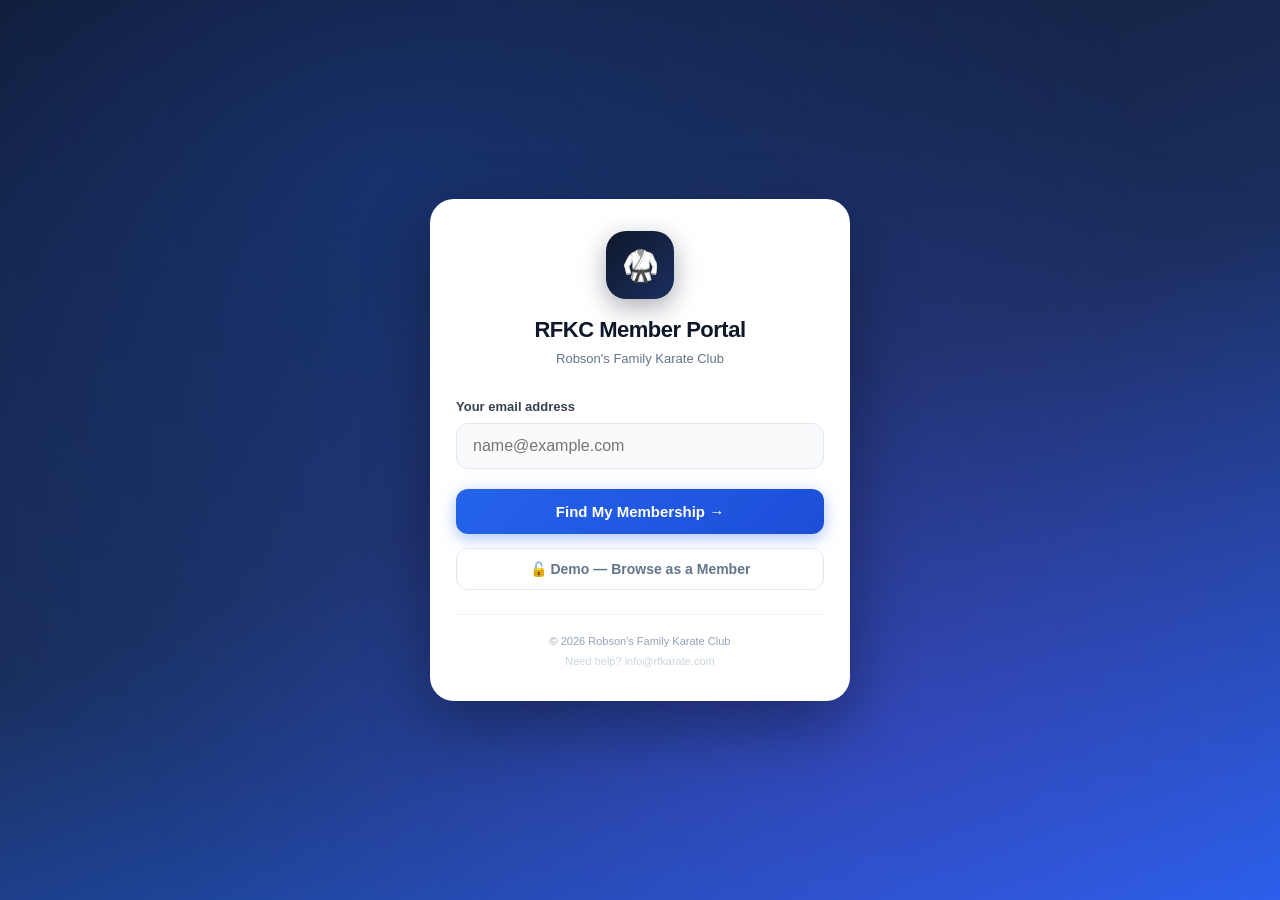
<file: portal.html>
<!DOCTYPE html>
<html lang="en">
<head>
  <meta charset="UTF-8" />
  <meta name="viewport" content="width=device-width, initial-scale=1.0, maximum-scale=1.0, user-scalable=no, viewport-fit=cover" />
  <title>RFKC Member Portal</title>
  <link rel="manifest" href="/portal-manifest.json" />
  <meta name="apple-mobile-web-app-capable" content="yes" />
  <meta name="apple-mobile-web-app-status-bar-style" content="black-translucent" />
  <meta name="apple-mobile-web-app-title" content="RFKC Portal" />
  <meta name="theme-color" content="#0f172a" />
  <link rel="preconnect" href="https://fonts.googleapis.com" />
  <link rel="preconnect" href="https://fonts.gstatic.com" crossorigin />
  <link rel="stylesheet" href="https://fonts.googleapis.com/css2?family=Inter:wght@400;500;600;700;800;900&display=swap" />
  <link rel="stylesheet" href="https://cdnjs.cloudflare.com/ajax/libs/font-awesome/6.4.0/css/all.min.css" />
  <style>
    * { box-sizing: border-box; margin: 0; padding: 0; -webkit-tap-highlight-color: transparent; }
    body {
      font-family: -apple-system, BlinkMacSystemFont, 'Inter', sans-serif;
      overscroll-behavior-y: none;
      -webkit-text-size-adjust: 100%;
    }
    html { height: -webkit-fill-available; }

    /* Prevent iOS auto-zoom on input focus (requires 16px) */
    input, select, textarea { font-size: 16px !important; }

    /* Fast, clean taps on all buttons */
    button, a { touch-action: manipulation; -webkit-appearance: none; user-select: none; -webkit-user-select: none; }

    /* All pages clear the fixed bottom nav + iPhone home bar */
    .cp-page { padding-bottom: calc(88px + env(safe-area-inset-bottom, 0px)) !important; }

    /* Hero top padding accounts for iPhone status bar in PWA standalone mode */
    .cp-hero-top { padding-top: calc(env(safe-area-inset-top, 0px) + 20px) !important; }

    /* Card press effect */
    .cp-card-tap:active { transform: scale(0.985); box-shadow: 0 1px 6px rgba(0,0,0,.08); }

    /* Smooth iOS scrolling in scroll containers */
    .rfkc-scroll { -webkit-overflow-scrolling: touch; }
  </style>
  <script type="module" crossorigin src="/assets/portal-CCn3Ai1R.js"></script>
  <link rel="modulepreload" crossorigin href="/assets/CustomerApp-CAJQ8Qwf.js">
  <link rel="stylesheet" crossorigin href="/assets/CustomerApp-DPNcGEVX.css">
</head>
<body>
  <div id="root"></div>
  <script>
    /* Register the service worker so the portal is an installable PWA
       (Add to Home Screen / native app wrappers). Safe no-op if unsupported. */
    if ('serviceWorker' in navigator) {
      window.addEventListener('load', function () {
        navigator.serviceWorker.register('/sw.js').catch(function () {});
      });
    }
  </script>
</body>
</html>
</file>
<file: assets/CustomerApp-DPNcGEVX.css>
@import"https://fonts.googleapis.com/css2?family=Inter:wght@400;500;600;700;800;900&display=swap";:root{--brand: #2563eb;--brand-dk: #1d4ed8;--brand-lt: #eff6ff;--brand-mid: #bfdbfe;--gold: #c9a84c;--gold-lt: #fdf3dc;--blue: #2563eb;--blue-dk: #1d4ed8;--blue-pale: #eff6ff;--blue-mid: #bfdbfe;--sidebar: #080d18;--sidebar-h: #0f1525;--sidebar-a: rgba(37,99,235,.85);--body: #f6f8fb;--card: #ffffff;--text: #0f172a;--muted: #64748b;--light: #94a3b8;--border: #e2e8f0;--border2:#cbd5e1;--green: #16a34a;--amber: #d97706;--red: #dc2626;--orange: #ea580c;--purple: #7c3aed;--pink: #db2777;--teal: #0d9488;--indigo: #4f46e5;--cyan: #0891b2;--r: 12px;--r2: 8px;--r3: 6px;--sh: 0 1px 2px rgba(15,23,42,.04), 0 2px 6px rgba(15,23,42,.05);--shm: 0 6px 22px rgba(15,23,42,.09), 0 2px 6px rgba(15,23,42,.05);--shl: 0 24px 64px rgba(15,23,42,.16), 0 8px 24px rgba(15,23,42,.1);--sh-brand: 0 4px 20px rgba(37,99,235,.25)}html.dark-mode{--body: #06090f;--card: #0f1525;--text: #f1f5f9;--muted: #94a3b8;--light: #64748b;--border: #1a2540;--border2:#243050;--blue: #3b82f6;--blue-pale:#1e3a5f;--blue-mid: #1e40af;--sidebar: #050810;--sidebar-h:#0a1020;color-scheme:dark}.sb-mark{font-size:14px;font-weight:900;color:#fff;line-height:1.2;text-transform:uppercase;letter-spacing:.5px}.nav.on,.nav-item.active{background:linear-gradient(135deg,#2563ebd9,#1e40afe6);color:#fff;font-weight:700;box-shadow:0 2px 12px #2563eb59,inset 0 1px #ffffff1a;border:1px solid rgba(255,120,120,.15)}.ua{width:30px;height:30px;border-radius:50%;background:linear-gradient(135deg,#2563eb,#1d4ed8);color:#fff;display:flex;align-items:center;justify-content:center;font-size:11px;font-weight:700;flex-shrink:0;box-shadow:0 2px 8px #2563eb66}.pt2,.pg-title{font-size:24px;font-weight:800;color:var(--text);letter-spacing:-.6px}.kc:hover{box-shadow:var(--shm);transform:translateY(-2px)}.topbar-cmd-hint{display:inline-flex;align-items:center;gap:6px;padding:6px 12px;border-radius:8px;font-size:12px;font-weight:500;cursor:pointer;border:1.5px solid var(--border);background:var(--body);color:var(--muted);transition:all .15s;white-space:nowrap;font-family:inherit}.topbar-cmd-hint:hover{border-color:var(--brand);color:var(--brand);background:var(--brand-lt)}.topbar-cmd-hint kbd{background:var(--border);color:var(--text);padding:1px 6px;border-radius:4px;font-size:10px;font-weight:700;font-family:monospace}.card{transition:box-shadow .18s ease,transform .18s ease,border-color .18s ease}.btn{transition:background .15s ease,box-shadow .15s ease,transform .07s ease,border-color .15s ease}.btn:hover{transform:translateY(-1px)}.btn:active{transform:translateY(0)}.kc,.rich-kpi{transition:box-shadow .18s ease,transform .18s ease,border-color .18s ease}.badge{transition:background .15s ease,color .15s ease}.tab{transition:background .15s ease,color .15s ease,box-shadow .15s ease}a,.link{transition:color .15s ease}.inp:focus-visible,.fi:focus-visible,.fs:focus-visible,.fta:focus-visible,button:focus-visible,a:focus-visible{outline:2px solid var(--blue);outline-offset:2px}.skeleton{background:linear-gradient(90deg,#e9eef5 25%,#f4f7fb 37%,#e9eef5 63%);background-size:400% 100%;animation:shimmer 1.4s ease infinite;border-radius:8px;color:transparent!important;-webkit-user-select:none;user-select:none;pointer-events:none}html.dark-mode .skeleton{background:linear-gradient(90deg,#1a2540 25%,#243050 37%,#1a2540 63%)}@media (prefers-reduced-motion: reduce){*,*:before,*:after{animation-duration:.01ms!important;animation-iteration-count:1!important;transition-duration:.01ms!important;scroll-behavior:auto!important}}@media (pointer: coarse){.btn,button:not(.no-touch-min){min-height:40px;min-width:40px}.btn-sm{min-height:36px}.inp,.fi,.fs,.fta,select,input:not([type=checkbox]):not([type=radio]),textarea{min-height:40px;font-size:16px}input[type=checkbox],input[type=radio]{min-width:20px;min-height:20px}td,th{padding-top:10px;padding-bottom:10px}}*{-webkit-tap-highlight-color:rgba(37,99,235,.15)}*,*:before,*:after{box-sizing:border-box;margin:0;padding:0}html,body,#root{height:100%;font-family:Inter,system-ui,-apple-system,sans-serif;font-size:14px;line-height:1.5;-webkit-font-smoothing:antialiased}:root{--brand:#2563eb;--brand-dk:#1d4ed8;--brand-lt:#eff6ff;--brand-mid:#bfdbfe;--gold:#c9a84c;--gold-lt:#fdf3dc;--blue:#2563eb;--blue-dk:#1d4ed8;--blue-pale:#eff6ff;--blue-mid:#bfdbfe;--sidebar:#080d18;--sidebar-h:#0f1525;--sidebar-a:rgba(37,99,235,.85);--body:#f2f4f8;--card:#ffffff;--text:#0f172a;--muted:#64748b;--light:#94a3b8;--border:#e2e8f0;--border2:#cbd5e1;--green:#16a34a;--amber:#d97706;--red:#dc2626;--orange:#ea580c;--purple:#7c3aed;--pink:#db2777;--teal:#0d9488;--indigo:#4f46e5;--cyan:#0891b2;--r:12px;--r2:8px;--r3:6px;--sh:0 1px 3px rgba(0,0,0,.05),0 2px 8px rgba(0,0,0,.06);--shm:0 4px 20px rgba(0,0,0,.1),0 1px 4px rgba(0,0,0,.06);--shl:0 24px 64px rgba(0,0,0,.18),0 8px 24px rgba(0,0,0,.12);--sh-brand:0 4px 20px rgba(37,99,235,.25)}html.dark-mode{--body:#06090f;--card:#0f1525;--text:#f1f5f9;--muted:#94a3b8;--light:#64748b;--border:#1a2540;--border2:#243050;--blue:#3b82f6;--blue-pale:#1e3a5f;--blue-mid:#1e40af;--sidebar:#050810;--sidebar-h:#0a1020;color-scheme:dark}html.dark-mode .fi,html.dark-mode .fs,html.dark-mode .fta,html.dark-mode .inp,html.dark-mode input,html.dark-mode select,html.dark-mode textarea{background:var(--card)!important;color:var(--text)!important;border-color:var(--border)!important}html.dark-mode .topbar,html.dark-mode .ph{background:var(--card);border-bottom-color:var(--border)}html.dark-mode .tbl th{background:var(--card)}html.dark-mode .btn-primary{background:var(--brand);color:#fff}html.dark-mode .card{background:var(--card)}html.dark-mode .btn-outline{background:var(--card);color:var(--text);border-color:var(--border)}.layout,.app{display:flex;height:100vh;background:var(--body);overflow:hidden}.main-c,.main{flex:1;display:flex;flex-direction:column;overflow:hidden;min-width:0}.pc,.content{flex:1;overflow-y:auto;padding:24px 28px}.pg{max-width:1440px;margin:0 auto}.sb{width:240px;min-width:240px;background:var(--sidebar);display:flex;flex-direction:column;overflow-y:auto;overflow-x:hidden;border-right:1px solid rgba(255,255,255,.04);transition:width .22s cubic-bezier(.4,0,.2,1);box-shadow:4px 0 24px #0003}.sb.col,.sb-closed{width:56px!important;min-width:56px!important}.sb-logo{padding:18px 14px 16px;border-bottom:1px solid rgba(255,255,255,.06);display:flex;align-items:center;gap:11px;flex-shrink:0;background:linear-gradient(180deg,rgba(37,99,235,.12) 0%,transparent 100%)}.sb-logo-icon{width:36px;height:36px;background:linear-gradient(135deg,#2563eb,#1e40af);border-radius:10px;display:flex;align-items:center;justify-content:center;color:#fff;font-size:16px;font-weight:800;flex-shrink:0;box-shadow:0 2px 12px #2563eb80,0 0 0 1px #ffffff14}.sb-logo-text{flex:1;min-width:0}.sb-mark{font-size:14px;font-weight:900;color:#fff;letter-spacing:-.2px;line-height:1.2;text-transform:uppercase;letter-spacing:.5px}.sb-sub{font-size:9px;color:#ffffff47;text-transform:uppercase;letter-spacing:2.5px;font-weight:700;margin-top:1px}.sb-toggle{margin-left:auto;background:none;border:none;color:#fff3;cursor:pointer;padding:5px;border-radius:7px;font-size:11px;flex-shrink:0;transition:all .15s}.sb-toggle:hover{color:#fff9;background:#ffffff12}.sb-scroll,.sb-grp-wrap{flex:1;overflow-y:auto;overflow-x:hidden;padding:6px 0 8px}.sb-grp,.nav-group-label{padding:14px 14px 4px;font-size:8.5px;font-weight:800;text-transform:uppercase;letter-spacing:2.5px;color:#ffffff38;white-space:nowrap;overflow:hidden}.nav-group+.nav-group{border-top:1px solid rgba(255,255,255,.04);margin-top:2px;padding-top:2px}.nav,.nav-item{display:flex;align-items:center;gap:9px;padding:8px 11px;color:#ffffff85;font-size:12.5px;font-weight:500;cursor:pointer;border-radius:9px;margin:1px 8px;transition:all .14s;border:none;background:none;text-align:left;width:calc(100% - 16px);position:relative;white-space:nowrap;overflow:hidden}.nav:hover,.nav-item:hover{background:#ffffff0f;color:#ffffffe0}.nav.on,.nav-item.active{background:linear-gradient(135deg,#2563eb,#1d4ed8);color:#fff;font-weight:700;box-shadow:0 2px 12px #2563eb66,inset 0 1px #ffffff1f;border:1px solid rgba(191,219,254,.2)}.nav.on .ni,.nav-item.active .nav-icon{color:#bfdbfe}.nav .ni,.nav-icon{width:17px;text-align:center;font-size:13px;flex-shrink:0;opacity:.8}.nav-item.active .nav-icon{opacity:1}.nav-label{flex:1}.nav-badge{position:absolute;right:9px;background:#2563eb;color:#fff;font-size:9px;font-weight:800;padding:2px 5px;border-radius:8px;min-width:16px;text-align:center;box-shadow:0 1px 4px #2563eb99}.sb-foot,.sb-footer{margin-top:auto;padding:10px 8px;border-top:1px solid rgba(255,255,255,.05);flex-shrink:0}.up{display:flex;align-items:center;gap:9px;padding:9px 10px;background:#ffffff0a;border-radius:10px;cursor:pointer;transition:background .15s;border:1px solid rgba(255,255,255,.05)}.up:hover{background:#ffffff14}.ua{width:30px;height:30px;border-radius:50%;background:linear-gradient(135deg,#2563eb,#7c3aed);color:#fff;display:flex;align-items:center;justify-content:center;font-size:11px;font-weight:700;flex-shrink:0;box-shadow:0 2px 8px #2563eb66}.un{font-size:12px;font-weight:700;color:#fff;line-height:1.2}.ur{font-size:10px;color:#ffffff47}.topbar{background:var(--card);border-bottom:1px solid var(--border);padding:0 24px;height:56px;display:flex;align-items:center;justify-content:space-between;flex-shrink:0;box-shadow:0 1px 0 var(--border),0 2px 12px #0000000a}.page,.pg{display:flex;flex-direction:column}.ph{background:var(--card);border-bottom:1px solid var(--border);padding:16px 28px;display:flex;align-items:center;justify-content:space-between;flex-shrink:0}.pg-hd{display:flex;align-items:center;justify-content:space-between;margin-bottom:20px;gap:12px;flex-wrap:wrap;padding-bottom:16px;border-bottom:1px solid var(--border)}.pt2,.pg-title{font-size:22px;font-weight:800;color:var(--text);letter-spacing:-.5px}.ps,.pg-sub{font-size:12.5px;color:var(--muted);margin-top:3px;font-weight:500}.pa{display:flex;gap:8px;align-items:center}.card{background:var(--card);border-radius:var(--r);box-shadow:var(--sh);border:1px solid var(--border);padding:18px 20px}.card.cp,.card[onclick]{cursor:pointer;transition:box-shadow .15s,transform .15s,border-color .15s}.card.cp:hover,.card[onclick]:hover{box-shadow:var(--shm);transform:translateY(-1px);border-color:var(--border2)}.card+.card{margin-top:16px}.kg{display:grid;grid-template-columns:repeat(auto-fill,minmax(160px,1fr));gap:14px;margin-bottom:20px}.kc{background:var(--card);border-radius:var(--r);padding:16px 18px;box-shadow:var(--sh);border:1px solid var(--border);border-left:4px solid var(--brand);cursor:pointer;transition:all .15s}.kc:hover{box-shadow:var(--shm);transform:translateY(-2px);border-left-width:4px}.kc.kgreen{border-left-color:var(--green)}.kc.kred{border-left-color:var(--red)}.kc.kamber{border-left-color:var(--amber)}.kc.korange{border-left-color:var(--orange)}.kc.kpurple{border-left-color:var(--purple)}.kc.kpink{border-left-color:var(--pink)}.kc.kteal{border-left-color:var(--teal)}.kc.kindigo{border-left-color:var(--indigo)}.kc.kblue{border-left-color:var(--blue)}.kc-label,.kl,.stat-lbl{font-size:10.5px;text-transform:uppercase;letter-spacing:1.2px;color:var(--muted);font-weight:700;margin-bottom:6px}.kc-val,.kv,.stat-num{font-size:28px;font-weight:800;color:var(--text);line-height:1.1}.ks,.stat-sub{font-size:12px;color:var(--muted);margin-top:4px;font-weight:500}.kup{color:var(--green)}.kdn{color:var(--red)}.sec-hd{font-size:13px;font-weight:700;color:var(--text);margin-bottom:12px;padding-bottom:8px;border-bottom:1px solid var(--border);letter-spacing:-.1px}.btn{display:inline-flex;align-items:center;gap:7px;padding:9px 18px;border-radius:var(--r2);font-size:13.5px;font-weight:600;cursor:pointer;border:1px solid transparent;transition:all .15s;white-space:nowrap;font-family:inherit;letter-spacing:.1px;min-height:38px}.btn:active{transform:translateY(1px)}.btn:focus-visible{outline:2px solid var(--brand);outline-offset:2px}.btn:disabled{opacity:.4;cursor:not-allowed}.btn-primary,.bp{background:var(--brand);color:#fff;border-color:var(--brand);box-shadow:0 1px 6px #2563eb4d}.btn-primary:hover,.bp:hover{background:var(--brand-dk);box-shadow:0 4px 16px #2563eb66}.btn-outline,.bgh{background:#fff;color:var(--text);border-color:var(--border2);box-shadow:0 1px 2px #0000000d}.btn-outline:hover,.bgh:hover{background:#f8fafc;border-color:var(--border2)}.bg{background:var(--green);color:#fff;border-color:var(--green)}.bg:hover{filter:brightness(.92)}.br{background:var(--red);color:#fff;border-color:var(--red)}.br:hover{filter:brightness(.92)}.ba{background:var(--amber);color:#fff;border-color:var(--amber)}.ba:hover{filter:brightness(.92)}.bo{background:var(--orange);color:#fff;border-color:var(--orange)}.bo:hover{filter:brightness(.92)}.bpurp{background:var(--purple);color:#fff;border-color:var(--purple)}.bpurp:hover{filter:brightness(.92)}.bteal{background:var(--teal);color:#fff;border-color:var(--teal)}.bteal:hover{filter:brightness(.92)}.bpale{background:var(--brand-lt);color:var(--brand-dk);border:1px solid var(--brand-mid);font-weight:600}.bpale:hover{background:#dbeafe}.bgold{background:linear-gradient(135deg,#c9a84c,#a8883a);color:#fff;border:none;box-shadow:0 2px 8px #c9a84c4d}.bgold:hover{filter:brightness(.95)}.btn.sm,.btn-sm{padding:6px 12px!important;font-size:12px!important;min-height:30px!important}.btn.lg{padding:11px 24px;font-size:15px;min-height:44px}.btn.bl{width:100%;justify-content:center}.badge,.bdg{display:inline-flex;align-items:center;padding:3px 9px;border-radius:100px;font-size:11px;font-weight:600;white-space:nowrap;letter-spacing:.1px;background:#f1f5f9;color:#475569}.bac,.bg2{background:#dcfce7;color:#15803d}.bca,.br2{background:#fee2e2;color:#b91c1c}.bwa,.by{background:#fef3c7;color:#92400e}.bok{background:#ccfbf1;color:#0d9488}.bb{background:#dbeafe;color:#1d4ed8}.bo2{background:#ffedd5;color:#c2410c}.bp2{background:#ede9fe;color:#6d28d9}.bgr{background:#f1f5f9;color:#475569}.bpk{background:#fce7f3;color:#be185d}.btl{background:#ccfbf1;color:#0d9488}.bcy{background:#cffafe;color:#0891b2}.bor{background:#fff7ed;color:#c2410c}.bfz{background:var(--brand-lt);color:var(--brand-dk)}.blt{background:#fdf4ff;color:#7e22ce}.ban{background:#f0fdf4;color:#15803d}.bbrand{background:var(--brand-lt);color:var(--brand-dk);border:1px solid var(--brand-mid)}.bgold2{background:var(--gold-lt);color:#7a5c1a;border:1px solid #e8d5a0}.tabs{display:flex;gap:4px;margin-bottom:20px;flex-wrap:wrap;background:var(--body);padding:4px;border-radius:10px;border:1px solid var(--border);width:fit-content}.tab{padding:7px 16px;font-size:12.5px;font-weight:600;color:var(--muted);cursor:pointer;border:none;background:transparent;border-radius:7px;transition:all .15s;min-height:34px;letter-spacing:.05px;white-space:nowrap}.tab:hover{color:var(--text);background:#ffffffb3}.tab.on{color:var(--text);background:var(--card);font-weight:700;box-shadow:0 1px 4px #0000001a}.tab-badge{display:inline-block;background:var(--brand);color:#fff;font-size:9px;font-weight:700;padding:1px 5px;border-radius:7px;margin-left:4px}.tbl-wrap{overflow-x:auto;-webkit-overflow-scrolling:touch;width:100%}.tbl{width:100%;border-collapse:collapse;min-width:600px}.tbl th{text-align:left;font-size:10.5px;font-weight:700;text-transform:uppercase;letter-spacing:1px;color:var(--muted);padding:10px 12px;border-bottom:2px solid var(--border);background:#f8fafc;white-space:nowrap}.tbl td{padding:11px 12px;border-bottom:1px solid var(--border);font-size:13px;color:var(--text);vertical-align:middle}.tbl tr:last-child td{border-bottom:none}.row-hover{cursor:pointer;transition:background .1s}.row-hover:hover,.tbl tr:hover td{background:#eff6ff!important}.tbl tr.row-warn td{background:#fffbeb}.tbl tr.row-danger td{background:#fef2f2}.tbl tr.cp td{cursor:pointer}.tbl tr.cp:hover td{background:#eff6ff!important}.fg{margin-bottom:14px}.fl,.lbl{display:block;font-size:12.5px;font-weight:600;color:var(--text);margin-bottom:5px}.fh,.form-note{font-size:11px;color:var(--muted);margin-top:3px}.fi,.fs,.fta,.inp{width:100%;padding:9px 12px;border:1.5px solid var(--border);border-radius:var(--r2);font-size:13.5px;color:var(--text);background:#fff;outline:none;transition:border-color .12s,box-shadow .12s;font-family:inherit;line-height:1.5}.fi:focus,.fs:focus,.fta:focus,.inp:focus{border-color:var(--brand);box-shadow:0 0 0 3px #2563eb1a}.fr{display:grid;grid-template-columns:1fr 1fr;gap:12px}.fr3{display:grid;grid-template-columns:1fr 1fr 1fr;gap:12px}.search-row{display:flex;gap:8px;align-items:center;margin-bottom:14px;flex-wrap:wrap}.modal-ov{position:fixed;top:0;right:0;bottom:0;left:0;background:#080d188c;-webkit-backdrop-filter:blur(4px);backdrop-filter:blur(4px);z-index:1000;display:flex;align-items:center;justify-content:center;padding:20px}.modal{background:var(--card);border-radius:18px;padding:0;width:100%;max-width:600px;max-height:92vh;overflow-y:auto;box-shadow:var(--shl);border:1px solid var(--border)}.modal.lg{max-width:860px}.mh{display:flex;align-items:center;justify-content:space-between;padding:20px 24px;border-bottom:1px solid var(--border);position:sticky;top:0;background:var(--card);z-index:1;border-radius:18px 18px 0 0}.mht{font-size:17px;font-weight:800;color:var(--text);letter-spacing:-.3px}.mc{font-size:12.5px;color:var(--muted);font-weight:500}.modal>.mh+*,.modal-body{padding:20px 24px}.al{display:flex;align-items:flex-start;gap:10px;padding:12px 14px;border-radius:var(--r2);font-size:13px;margin-bottom:10px;font-weight:500}.ali{background:#eff6ff;color:#1d4ed8;border-left:3px solid #3b82f6}.alw{background:#fffbeb;color:#92400e;border-left:3px solid var(--amber)}.ale{background:#fef2f2;color:#991b1b;border-left:3px solid var(--red)}.alg{background:#f0fdf4;color:#166534;border-left:3px solid var(--green)}.albrand{background:var(--brand-lt);color:var(--brand-dk);border-left:3px solid var(--brand)}.section-hd{display:flex;align-items:center;justify-content:space-between;margin-bottom:14px}.section-title{font-size:13.5px;font-weight:700;color:var(--text)}.action-row{display:flex;gap:10px;flex-wrap:wrap;margin-bottom:18px;padding:14px 16px;background:var(--card);border-radius:var(--r);border:1px solid var(--border);box-shadow:var(--sh);align-items:center}.section-grid{display:grid;grid-template-columns:1fr 1fr;gap:14px}.section-grid.three{grid-template-columns:1fr 1fr 1fr}.grid-2{display:grid;grid-template-columns:1fr 1fr;gap:12px}.grid-3{display:grid;grid-template-columns:1fr 1fr 1fr;gap:12px}.grid-4{display:grid;grid-template-columns:repeat(4,1fr);gap:12px}@media (max-width:1280px){.pc,.content{padding:20px}}@media (max-width:1100px){.tbl th,.tbl td{padding:9px 10px;font-size:12px}.pc,.content{padding:16px}}@media (max-width:900px){.grid-4,.grid-3{grid-template-columns:1fr 1fr}.pc,.content{padding:14px}.sb{width:56px!important;min-width:56px!important}.sb .sb-logo-text,.sb .nav-label,.sb .sb-footer>div>div:not(.ua){display:none!important}}@media (max-width:600px){.grid-4,.grid-3,.grid-2{grid-template-columns:1fr}.tabs{width:100%}.tbl th,.tbl td{padding:8px;font-size:11.5px}.pg-hd{flex-direction:column;align-items:flex-start}.topbar{padding:0 14px}.ph{padding:12px 16px}}@media (max-width:760px){.topbar-cmd-hint{display:none!important}.topbar-actions .tb-lbl{display:none}.topbar-actions{gap:8px;flex-shrink:0}.topbar-actions .btn{padding:8px 12px!important;min-width:0}.topbar-actions .btn.bp{padding:9px 14px!important}.topbar>div:first-child{min-width:0;overflow:hidden}.topbar>div:first-child div{white-space:nowrap;overflow:hidden;text-overflow:ellipsis}}.belt{display:inline-flex;align-items:center;gap:4px;padding:2px 8px;border-radius:100px;font-size:11px;font-weight:700;border:1.5px solid;white-space:nowrap}.rfk-id{font-family:monospace;font-size:12px;font-weight:700;color:var(--brand-dk);background:var(--brand-lt);padding:2px 7px;border-radius:4px;border:1px solid var(--brand-mid)}.loc-pill{display:inline-flex;align-items:center;gap:5px;padding:4px 10px;border-radius:100px;font-size:11.5px;font-weight:600;background:var(--body);border:1.5px solid var(--border);cursor:pointer;transition:all .12s}.loc-pill.sel{background:var(--brand-lt);border-color:var(--brand);color:var(--brand-dk)}.loc-filter{display:flex;gap:6px;flex-wrap:wrap;margin-bottom:12px;align-items:center}.timeline{padding-left:18px;position:relative}.timeline:before{content:"";position:absolute;left:5px;top:0;bottom:0;width:2px;background:var(--border)}.tl-item{position:relative;padding:0 0 14px 18px}.tl-item:before{content:"";position:absolute;left:-9px;top:5px;width:10px;height:10px;border-radius:50%;background:var(--brand);border:2px solid var(--card);box-shadow:0 0 0 2px var(--brand)}.tl-date{font-size:11px;color:var(--muted);margin-bottom:2px}.tl-text{font-size:13px;color:var(--text);line-height:1.5}.tl-by{font-size:11px;color:var(--brand-dk);font-weight:600;margin-top:2px}.promo-card{background:var(--card);border:1px solid var(--border);border-radius:var(--r2);padding:14px 16px;display:flex;align-items:center;gap:12px}.promo-icon{width:40px;height:40px;border-radius:var(--r2);display:flex;align-items:center;justify-content:center;font-size:17px;flex-shrink:0;background:var(--brand-lt)}.pt-instructor{background:var(--card);border:1px solid var(--border);border-radius:var(--r);padding:20px;text-align:center}.pt-avatar{width:60px;height:60px;border-radius:50%;background:linear-gradient(135deg,var(--brand),var(--purple));color:#fff;display:flex;align-items:center;justify-content:center;font-size:20px;font-weight:800;margin:0 auto 10px}.task-card{background:var(--card);border-radius:var(--r2);border:1px solid var(--border);margin-bottom:8px;overflow:hidden}.task-hd{display:flex;align-items:center;gap:10px;padding:12px 14px;cursor:pointer;transition:background .12s}.task-hd:hover{background:var(--body)}.task-body{padding:12px 14px;border-top:1px solid var(--border)}.task-entry{display:flex;gap:10px;margin-bottom:8px;padding-bottom:8px;border-bottom:1px solid var(--border);font-size:12.5px}.task-entry:last-child{border-bottom:none;margin-bottom:0;padding-bottom:0}.task-dot{width:7px;height:7px;border-radius:50%;background:var(--brand);flex-shrink:0;margin-top:5px}.task-meta{font-size:11px;color:var(--muted);margin-top:2px}.med-q{display:flex;align-items:flex-start;gap:12px;padding:10px 0;border-bottom:1px solid var(--border)}.med-q:last-child{border-bottom:none}.med-q-text{flex:1;font-size:13px;color:var(--text);line-height:1.5}.med-note{font-size:11px;color:var(--muted);margin-top:3px;font-style:italic}.prog-card{padding:12px 16px;border-radius:var(--r2);border:1.5px solid var(--border);cursor:pointer;transition:all .12s;text-align:center}.prog-card.sel{border-color:var(--brand);background:var(--brand-lt)}.step-bar{display:flex;gap:0;margin-bottom:22px;background:var(--body);border-radius:var(--r);overflow:hidden;border:1px solid var(--border)}.step{flex:1;padding:9px;text-align:center;font-size:10.5px;font-weight:700;color:var(--muted);border-right:1px solid var(--border)}.step:last-child{border-right:none}.step.done{background:var(--green);color:#fff}.step.cur{background:var(--brand);color:#fff}.enrol-stu-card{background:var(--body);border:1.5px solid var(--border);border-radius:var(--r2);padding:14px;margin-bottom:10px;position:relative}.arr-box{background:#fef2f2;border:1px solid #fecaca;border-radius:var(--r2);padding:10px 14px;margin-bottom:10px}.arr-box .arr-amt{font-size:18px;font-weight:800;color:var(--red)}.arr-box .arr-note{font-size:11.5px;color:#991b1b;margin-top:2px}.payout-bar{display:flex;align-items:center;gap:8px;margin-bottom:6px}.payout-fill{height:10px;border-radius:5px;background:linear-gradient(90deg,var(--brand),#7c3aed);transition:width .4s}.payout-row{font-size:12px;color:var(--muted);display:flex;justify-content:space-between;margin-bottom:8px}.sms-char{font-size:11px;color:var(--muted);text-align:right;margin-top:3px}.template-card{background:var(--body);border:1.5px solid var(--border);border-radius:var(--r2);padding:12px 14px;cursor:pointer;transition:all .12s;margin-bottom:8px}.template-card:hover{border-color:var(--brand);background:var(--brand-lt)}.map-dot{position:absolute;width:10px;height:10px;border-radius:50%;background:var(--brand);border:2px solid #fff;box-shadow:0 0 0 2px var(--brand);cursor:pointer;transition:transform .12s}.map-dot:hover{transform:scale(1.5)}.map-dot.red{background:var(--red);box-shadow:0 0 0 2px var(--red)}.map-dot.green{background:var(--green);box-shadow:0 0 0 2px var(--green)}.acct-status-row{display:flex;align-items:center;gap:8px;flex-wrap:wrap;margin-bottom:12px}::-webkit-scrollbar{width:5px;height:5px}::-webkit-scrollbar-track{background:transparent}::-webkit-scrollbar-thumb{background:#d1d5db;border-radius:3px}::-webkit-scrollbar-thumb:hover{background:#9ca3af}.empty-state{text-align:center;padding:52px 24px;color:var(--muted)}.empty-state-icon{font-size:44px;margin-bottom:14px;opacity:.45}.empty-state-title{font-size:16px;font-weight:700;color:var(--text);margin-bottom:8px}@keyframes rfkcSlideIn{0%{opacity:0;transform:translate(60px)}to{opacity:1;transform:translate(0)}}.rfkc-toast{animation:rfkcSlideIn .22s ease}@keyframes fadeUp{0%{opacity:.4;transform:translateY(8px)}to{opacity:1;transform:none}}.page{animation:fadeUp .2s ease}@keyframes pulse-red{0%,to{box-shadow:0 0 #2563eb66}50%{box-shadow:0 0 0 6px #2563eb00}}.badge-urgent{animation:pulse-red 1.8s ease infinite}@keyframes spin{to{transform:rotate(360deg)}}@keyframes shimmer{0%{background-position:-200% 0}to{background-position:200% 0}}.topbar .btn{font-size:12.5px;padding:7px 14px;min-height:34px}.dash-hero{background:linear-gradient(135deg,#0a0e1a,#101a34 55%,#1e3a8a);border-radius:16px;padding:24px 28px;margin-bottom:20px;position:relative;overflow:hidden;border:1px solid rgba(37,99,235,.2)}.dash-hero:before{content:"";position:absolute;top:-40px;right:-40px;width:200px;height:200px;border-radius:50%;background:radial-gradient(circle,rgba(37,99,235,.15) 0%,transparent 70%)}.dash-hero:after{content:"";position:absolute;bottom:-60px;left:20%;width:300px;height:300px;border-radius:50%;background:radial-gradient(circle,rgba(201,168,76,.06) 0%,transparent 70%)}.belt-progress{display:flex;gap:3px;align-items:center;flex-wrap:wrap;margin:8px 0}.belt-step{height:8px;border-radius:4px;flex:1;min-width:12px;transition:all .3s;position:relative}.belt-step.earned{opacity:1}.belt-step.next{opacity:.4;border:1.5px dashed rgba(255,255,255,.3)}.belt-step.future{opacity:.15}.rich-kpi{background:var(--card);border-radius:14px;padding:18px 20px;border:1px solid var(--border);box-shadow:var(--sh);position:relative;overflow:hidden}.rich-kpi:before{content:"";position:absolute;top:0;right:0;width:80px;height:80px;border-radius:0 14px 0 80px;background:var(--brand-lt);opacity:.5}.cp-root{font-family:Inter,-apple-system,BlinkMacSystemFont,sans-serif}.cp-page{min-height:100vh;background:#f0f2f7;padding-bottom:90px}.cp-hero{background:linear-gradient(160deg,#080d18,#122048 55%,#2563eb);position:relative;overflow:hidden}.cp-hero:before{content:"";position:absolute;top:-60px;right:-60px;width:240px;height:240px;border-radius:50%;background:#ffffff0a}.cp-hero:after{content:"";position:absolute;bottom:-40px;left:-40px;width:160px;height:160px;border-radius:50%;background:#ffffff08}.cp-card{background:#fff;border-radius:20px;box-shadow:0 2px 16px #00000012;border:1px solid rgba(0,0,0,.05);transition:transform .15s,box-shadow .15s}.cp-card:active{transform:scale(.985)}.cp-card-tap{cursor:pointer}.cp-card-tap:active{transform:scale(.982);box-shadow:0 1px 8px #0000001a}.cp-stat{background:#ffffff1f;border-radius:16px;padding:14px 10px;text-align:center;-webkit-backdrop-filter:blur(8px);backdrop-filter:blur(8px)}.cp-section-label{font-size:11px;font-weight:700;color:#94a3b8;letter-spacing:1px;text-transform:uppercase;margin:0 0 10px}.cp-quick-btn{display:flex;flex-direction:column;align-items:center;gap:8px;padding:16px 12px;border-radius:16px;border:none;cursor:pointer;background:#fff;box-shadow:0 2px 10px #00000014;transition:transform .12s,box-shadow .12s;flex:1}.cp-quick-btn:active{transform:translateY(2px);box-shadow:0 1px 5px #00000014}.cp-quick-btn .icon{font-size:28px;line-height:1}.cp-quick-btn .label{font-size:11px;font-weight:700;color:#334155}
</file>
